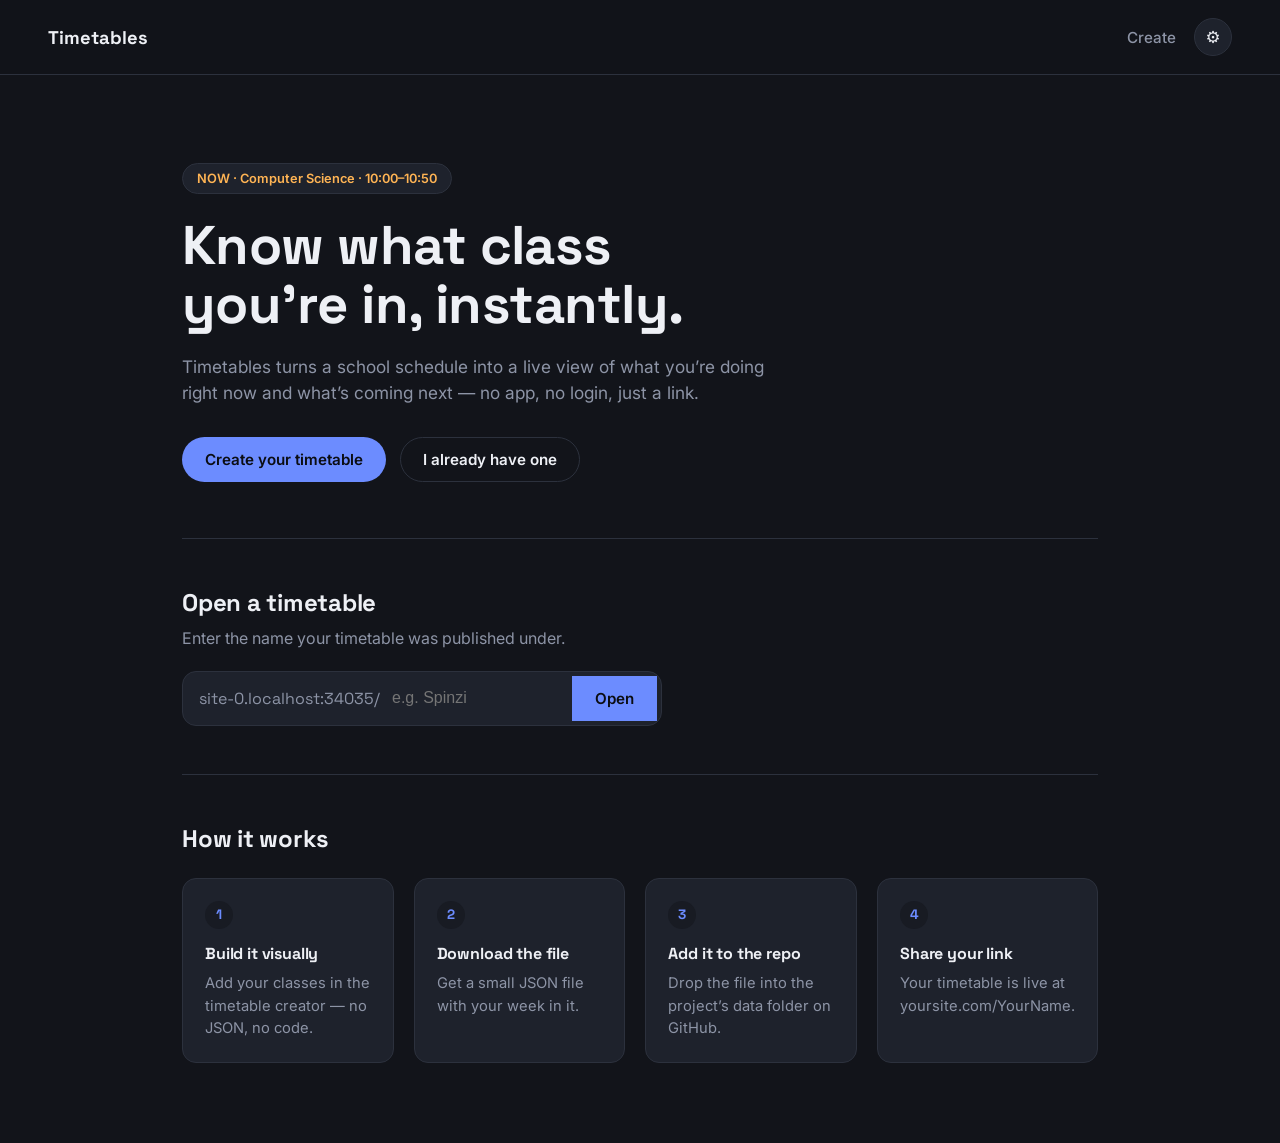
<file: index.html>
<!doctype html>
<html lang="en">
<head>
  <meta charset="UTF-8" />
  <meta name="viewport" content="width=device-width, initial-scale=1, viewport-fit=cover" />
  <title>Timetables &mdash; know what class you're in</title>
  <meta name="description" content="A link-based timetable for students. See your current and next class at a glance." />
  <meta name="color-scheme" content="dark light" />
  <link rel="icon" href="data:," />
  <link rel="preconnect" href="https://fonts.googleapis.com" />
  <link rel="preconnect" href="https://fonts.gstatic.com" crossorigin />
  <link
    href="https://fonts.googleapis.com/css2?family=Space+Grotesk:wght@500;600;700&family=Inter:wght@400;500;600;700&display=swap"
    rel="stylesheet"
  />
  <link rel="stylesheet" href="styles/main.css" />
</head>
<body>
  <script>
    // Companion to 404.html: if we were bounced here from a deep link,
    // restore the real URL before the router reads it.
    (function () {
      var params = new URLSearchParams(window.location.search);
      var redirect = params.get('redirect');
      if (redirect) {
        window.history.replaceState({}, '', redirect);
      }
    })();
  </script>
  <div id="app"></div>
  <script type="module" src="src/main.js"></script>
</body>
</html>
</file>
<file: styles/main.css>
/* ---------------------------------------------------------------------- *
 * Tokens (defaults; overwritten at runtime by the theme manager)
 * ---------------------------------------------------------------------- */
:root {
  --bg: #12141a;
  --bg-elevated: #181b23;
  --surface: #1e222c;
  --surface-hover: #262b37;
  --border: #2c313d;
  --text: #eef0f5;
  --text-muted: #8d94a6;
  --primary: #6c8cff;
  --primary-contrast: #0b0d12;
  --secondary: #56d2a0;
  --accent-now: #ffb454;
  --accent-next: #56d2a0;
  --danger: #ff6b6b;

  --font-display: 'Space Grotesk', 'Inter', system-ui, sans-serif;
  --font-body: 'Inter', system-ui, sans-serif;

  --radius-sm: 10px;
  --radius-md: 14px;
  --radius-lg: 20px;

  --shadow-card: 0 1px 2px rgba(0, 0, 0, 0.24), 0 8px 24px -12px rgba(0, 0, 0, 0.4);

  --ease: cubic-bezier(0.22, 1, 0.36, 1);
}

* {
  box-sizing: border-box;
}

html {
  color-scheme: dark;
}

html[data-theme='white'] {
  color-scheme: light;
}

body {
  margin: 0;
  background: var(--bg);
  color: var(--text);
  font-family: var(--font-body);
  -webkit-font-smoothing: antialiased;
  transition: background-color 0.25s var(--ease), color 0.25s var(--ease);
}

h1, h2, h3 {
  font-family: var(--font-display);
  margin: 0;
  letter-spacing: -0.01em;
}

p {
  margin: 0;
  line-height: 1.55;
}

a {
  color: inherit;
}

button {
  font-family: inherit;
}

::selection {
  background: var(--primary);
  color: var(--primary-contrast);
}

@media (prefers-reduced-motion: reduce) {
  *, *::before, *::after {
    animation-duration: 0.001ms !important;
    transition-duration: 0.001ms !important;
  }
}

:focus-visible {
  outline: 2px solid var(--primary);
  outline-offset: 2px;
  border-radius: 4px;
}

/* ---------------------------------------------------------------------- *
 * Shell
 * ---------------------------------------------------------------------- */
.app-shell {
  min-height: 100vh;
  display: flex;
  flex-direction: column;
}

.app-header {
  position: sticky;
  top: 0;
  z-index: 20;
  display: flex;
  align-items: center;
  justify-content: space-between;
  padding: 18px clamp(20px, 4vw, 48px);
  background: color-mix(in srgb, var(--bg) 88%, transparent);
  backdrop-filter: blur(10px);
  border-bottom: 1px solid var(--border);
}

.app-header__brand {
  font-family: var(--font-display);
  font-weight: 700;
  font-size: 1.15rem;
  text-decoration: none;
  color: var(--text);
}

.app-header__actions {
  display: flex;
  align-items: center;
  gap: 18px;
}

.app-header__link {
  text-decoration: none;
  color: var(--text-muted);
  font-weight: 500;
  font-size: 0.95rem;
  transition: color 0.2s var(--ease);
}

.app-header__link:hover {
  color: var(--text);
}

.app-header__settings {
  width: 38px;
  height: 38px;
  border-radius: 50%;
  border: 1px solid var(--border);
  background: var(--surface);
  color: var(--text);
  font-size: 1.05rem;
  cursor: pointer;
  transition: background-color 0.2s var(--ease), transform 0.2s var(--ease);
}

.app-header__settings:hover {
  background: var(--surface-hover);
  transform: rotate(24deg);
}

.app-main {
  flex: 1;
  width: 100%;
}

.page {
  max-width: 980px;
  margin: 0 auto;
  padding: clamp(24px, 5vw, 56px) clamp(20px, 4vw, 32px) 80px;
  animation: page-in 0.35s var(--ease);
}

@keyframes page-in {
  from { opacity: 0; transform: translateY(6px); }
  to { opacity: 1; transform: translateY(0); }
}

.page-loading {
  display: flex;
  align-items: center;
  justify-content: center;
  min-height: 40vh;
  color: var(--text-muted);
}

/* ---------------------------------------------------------------------- *
 * Buttons
 * ---------------------------------------------------------------------- */
.button {
  display: inline-flex;
  align-items: center;
  justify-content: center;
  gap: 8px;
  padding: 12px 22px;
  border-radius: 999px;
  border: 1px solid transparent;
  font-weight: 600;
  font-size: 0.95rem;
  text-decoration: none;
  cursor: pointer;
  transition: transform 0.15s var(--ease), background-color 0.2s var(--ease), border-color 0.2s var(--ease);
}

.button:active {
  transform: scale(0.97);
}

.button--primary {
  background: var(--primary);
  color: var(--primary-contrast);
}

.button--primary:hover {
  filter: brightness(1.08);
}

.button--ghost {
  background: transparent;
  border-color: var(--border);
  color: var(--text);
}

.button--ghost:hover {
  background: var(--surface);
}

.button:disabled {
  opacity: 0.45;
  cursor: not-allowed;
  transform: none;
}

/* ---------------------------------------------------------------------- *
 * Home page
 * ---------------------------------------------------------------------- */
.hero {
  padding: 32px 0 56px;
  border-bottom: 1px solid var(--border);
}

.hero__clock-badge {
  display: inline-block;
  padding: 7px 14px;
  border-radius: 999px;
  background: var(--surface);
  border: 1px solid var(--border);
  color: var(--accent-now);
  font-size: 0.8rem;
  font-weight: 600;
  margin-bottom: 22px;
}

.hero__title {
  font-size: clamp(2.1rem, 5vw, 3.4rem);
  line-height: 1.08;
  max-width: 15ch;
  margin-bottom: 20px;
}

.hero__subtitle {
  max-width: 56ch;
  color: var(--text-muted);
  font-size: 1.08rem;
  margin-bottom: 30px;
}

.hero__actions {
  display: flex;
  gap: 14px;
  flex-wrap: wrap;
}

.go-section {
  padding: 48px 0;
  border-bottom: 1px solid var(--border);
}

.go-section h2 {
  font-size: 1.5rem;
  margin-bottom: 8px;
}

.go-section__hint {
  color: var(--text-muted);
  margin-bottom: 20px;
}

.go-form {
  display: flex;
  align-items: stretch;
  gap: 0;
  max-width: 480px;
  border: 1px solid var(--border);
  border-radius: var(--radius-md);
  background: var(--surface);
  overflow: hidden;
  transition: border-color 0.2s var(--ease);
}

.go-form:focus-within {
  border-color: var(--primary);
}

.go-form__prefix {
  display: flex;
  align-items: center;
  padding: 0 4px 0 16px;
  color: var(--text-muted);
  font-family: var(--font-display);
  white-space: nowrap;
}

.go-form__input {
  flex: 1;
  min-width: 0;
  border: none;
  background: transparent;
  color: var(--text);
  font-size: 1rem;
  padding: 14px 8px;
  outline: none;
}

.go-form__input--error {
  animation: shake 0.4s;
}

@keyframes shake {
  0%, 100% { transform: translateX(0); }
  25% { transform: translateX(-4px); }
  75% { transform: translateX(4px); }
}

.go-form .button {
  border-radius: 0;
  margin: 4px;
}

.how-section {
  padding: 48px 0 0;
}

.how-section h2 {
  font-size: 1.5rem;
  margin-bottom: 24px;
}

.how-grid {
  display: grid;
  grid-template-columns: repeat(4, 1fr);
  gap: 20px;
}

.how-step {
  padding: 22px;
  border-radius: var(--radius-md);
  background: var(--surface);
  border: 1px solid var(--border);
}

.how-step__number {
  display: inline-flex;
  align-items: center;
  justify-content: center;
  width: 28px;
  height: 28px;
  border-radius: 50%;
  background: var(--bg-elevated);
  color: var(--primary);
  font-family: var(--font-display);
  font-weight: 700;
  font-size: 0.85rem;
  margin-bottom: 14px;
}

.how-step__title {
  font-size: 1rem;
  margin-bottom: 8px;
}

.how-step__body {
  color: var(--text-muted);
  font-size: 0.92rem;
}

@media (max-width: 800px) {
  .how-grid {
    grid-template-columns: repeat(2, 1fr);
  }
}

@media (max-width: 480px) {
  .how-grid {
    grid-template-columns: 1fr;
  }
  .go-form {
    flex-wrap: wrap;
  }
  .go-form .button {
    width: calc(100% - 8px);
  }
}

/* ---------------------------------------------------------------------- *
 * Viewer
 * ---------------------------------------------------------------------- */
.viewer__top {
  display: flex;
  align-items: flex-end;
  justify-content: space-between;
  gap: 20px;
  flex-wrap: wrap;
  margin-bottom: 28px;
}

.viewer__eyebrow {
  display: block;
  color: var(--text-muted);
  font-size: 0.85rem;
  margin-bottom: 4px;
}

.viewer__name {
  font-size: clamp(1.8rem, 4vw, 2.4rem);
}

.view-toggle {
  display: inline-flex;
  padding: 4px;
  border-radius: 999px;
  background: var(--surface);
  border: 1px solid var(--border);
}

.view-toggle__btn {
  border: none;
  background: transparent;
  color: var(--text-muted);
  padding: 8px 18px;
  border-radius: 999px;
  font-weight: 600;
  font-size: 0.9rem;
  cursor: pointer;
  transition: background-color 0.2s var(--ease), color 0.2s var(--ease);
}

.view-toggle__btn--active {
  background: var(--primary);
  color: var(--primary-contrast);
}

.day-nav {
  display: flex;
  align-items: center;
  gap: 8px;
  margin-bottom: 20px;
}

.day-nav__chips {
  display: flex;
  gap: 8px;
  overflow-x: auto;
  scrollbar-width: none;
  flex: 1;
}

.day-nav__chips::-webkit-scrollbar {
  display: none;
}

.day-chip {
  flex: 0 0 auto;
  padding: 9px 16px;
  border-radius: 999px;
  border: 1px solid var(--border);
  background: var(--surface);
  color: var(--text-muted);
  font-weight: 600;
  font-size: 0.88rem;
  cursor: pointer;
  transition: background-color 0.2s var(--ease), color 0.2s var(--ease), border-color 0.2s var(--ease);
}

.day-chip--today {
  border-color: var(--primary);
}

.day-chip--active {
  background: var(--primary);
  color: var(--primary-contrast);
  border-color: var(--primary);
}

.day-nav__arrow {
  flex: 0 0 auto;
  width: 34px;
  height: 34px;
  border-radius: 50%;
  border: 1px solid var(--border);
  background: var(--surface);
  color: var(--text);
  font-size: 1.1rem;
  cursor: pointer;
}

.day-nav__arrow:hover {
  background: var(--surface-hover);
}

.status-banner {
  padding: 12px 0;
  color: var(--text-muted);
  font-size: 0.98rem;
  margin-bottom: 8px;
}

.status-banner--live {
  color: var(--accent-now);
  font-weight: 600;
}

.status-banner--muted {
  color: var(--text-muted);
}

.class-list {
  display: flex;
  flex-direction: column;
  gap: 10px;
  margin-top: 12px;
}

.class-card {
  display: flex;
  gap: 18px;
  padding: 18px 20px;
  border-radius: var(--radius-md);
  background: var(--surface);
  border: 1px solid var(--border);
  box-shadow: var(--shadow-card);
  position: relative;
  overflow: hidden;
  transition: border-color 0.25s var(--ease), transform 0.2s var(--ease);
}

.class-card--now {
  border-color: var(--accent-now);
  box-shadow: 0 0 0 1px var(--accent-now), 0 10px 30px -10px color-mix(in srgb, var(--accent-now) 55%, transparent);
}

.class-card__time {
  flex: 0 0 92px;
  display: flex;
  flex-direction: column;
  gap: 2px;
}

.class-card__time-range {
  font-family: var(--font-display);
  font-weight: 600;
  font-size: 0.95rem;
}

.class-card__duration {
  color: var(--text-muted);
  font-size: 0.78rem;
}

.class-card__body {
  flex: 1;
  min-width: 0;
}

.class-card__heading {
  display: flex;
  align-items: center;
  gap: 10px;
  flex-wrap: wrap;
}

.class-card__name {
  font-size: 1.08rem;
  font-weight: 600;
}

.class-card__teacher {
  color: var(--text-muted);
  font-size: 0.88rem;
  margin-top: 4px;
}

.class-card__badge {
  font-size: 0.68rem;
  font-weight: 700;
  padding: 3px 9px;
  border-radius: 999px;
  letter-spacing: 0.02em;
}

.class-card__badge--now {
  background: var(--accent-now);
  color: #1a1200;
}

.class-card__badge--next {
  background: color-mix(in srgb, var(--accent-next) 20%, transparent);
  color: var(--accent-next);
  border: 1px solid var(--accent-next);
}

.class-card__progress-track {
  position: absolute;
  left: 0;
  bottom: 0;
  height: 3px;
  width: 100%;
  background: color-mix(in srgb, var(--accent-now) 20%, transparent);
}

.class-card__progress-fill {
  height: 100%;
  background: var(--accent-now);
  transition: width 1s linear;
}

.break-divider {
  display: flex;
  align-items: center;
  justify-content: center;
  padding: 2px 0;
  color: var(--text-muted);
  font-size: 0.75rem;
}

.break-divider span {
  padding: 3px 10px;
  border-radius: 999px;
  border: 1px dashed var(--border);
}

.empty-day {
  padding: 48px 20px;
  text-align: center;
  color: var(--text-muted);
  border: 1px dashed var(--border);
  border-radius: var(--radius-md);
}

.empty-day__icon {
  display: block;
  font-size: 1.8rem;
  margin-bottom: 10px;
}

/* Week view */
.week-grid {
  display: grid;
  grid-template-columns: repeat(7, minmax(150px, 1fr));
  gap: 12px;
  overflow-x: auto;
  padding-bottom: 8px;
}

.week-day {
  border: 1px solid var(--border);
  border-radius: var(--radius-md);
  background: var(--surface);
  padding: 14px;
  cursor: pointer;
  transition: border-color 0.2s var(--ease), background-color 0.2s var(--ease);
  min-width: 150px;
}

.week-day:hover {
  background: var(--surface-hover);
}

.week-day--today {
  border-color: var(--primary);
}

.week-day--selected {
  background: var(--surface-hover);
}

.week-day__header {
  display: flex;
  align-items: center;
  gap: 6px;
  margin-bottom: 12px;
}

.week-day__name {
  font-family: var(--font-display);
  font-weight: 600;
  font-size: 0.88rem;
}

.week-day__today-dot {
  width: 6px;
  height: 6px;
  border-radius: 50%;
  background: var(--primary);
}

.week-day__list {
  display: flex;
  flex-direction: column;
  gap: 8px;
}

.week-class {
  display: flex;
  flex-direction: column;
  gap: 2px;
  padding: 8px 10px;
  border-radius: var(--radius-sm);
  background: var(--bg-elevated);
  font-size: 0.82rem;
}

.week-class__time {
  color: var(--text-muted);
  font-size: 0.72rem;
  font-family: var(--font-display);
}

.week-class--now {
  background: color-mix(in srgb, var(--accent-now) 16%, var(--bg-elevated));
  box-shadow: inset 0 0 0 1px var(--accent-now);
}

.week-day__empty {
  color: var(--text-muted);
  font-size: 0.82rem;
  font-style: italic;
}

@media (max-width: 700px) {
  .week-grid {
    grid-auto-flow: column;
    grid-template-columns: none;
  }
}

/* ---------------------------------------------------------------------- *
 * Not found
 * ---------------------------------------------------------------------- */
.not-found {
  display: flex;
  align-items: center;
  justify-content: center;
  min-height: 60vh;
}

.not-found__card {
  text-align: center;
  max-width: 420px;
}

.not-found__code {
  display: block;
  font-family: var(--font-display);
  font-size: 3rem;
  font-weight: 700;
  color: var(--border);
  margin-bottom: 8px;
}

.not-found__card h1 {
  font-size: 1.4rem;
  margin-bottom: 12px;
}

.not-found__card p {
  color: var(--text-muted);
  margin-bottom: 24px;
}

.not-found__actions {
  display: flex;
  gap: 12px;
  justify-content: center;
  flex-wrap: wrap;
}

/* ---------------------------------------------------------------------- *
 * Creator
 * ---------------------------------------------------------------------- */
.creator__header {
  margin-bottom: 32px;
}

.creator__header h1 {
  font-size: clamp(1.7rem, 4vw, 2.2rem);
  margin-bottom: 10px;
}

.creator__intro {
  color: var(--text-muted);
  max-width: 60ch;
}

.field-label {
  display: block;
  font-size: 0.85rem;
  color: var(--text-muted);
  margin-bottom: 8px;
  font-weight: 600;
}

.field-label--inline {
  color: var(--text-muted);
  font-size: 0.82rem;
  font-weight: 600;
}

.name-field {
  display: flex;
  align-items: center;
  max-width: 360px;
  border: 1px solid var(--border);
  border-radius: var(--radius-md);
  background: var(--surface);
  padding: 2px 4px 2px 14px;
}

.name-field__prefix {
  color: var(--text-muted);
  font-family: var(--font-display);
}

.text-input {
  border: none;
  background: transparent;
  color: var(--text);
  font-size: 0.98rem;
  padding: 12px 14px;
  outline: none;
  width: 100%;
}

.creator__name-section {
  margin-bottom: 36px;
}

.creator__editor {
  border-top: 1px solid var(--border);
  padding-top: 28px;
  margin-bottom: 36px;
}

.creator-tabs {
  display: flex;
  gap: 8px;
  overflow-x: auto;
  margin-bottom: 22px;
  scrollbar-width: none;
}

.creator-tabs::-webkit-scrollbar {
  display: none;
}

.creator-tab {
  flex: 0 0 auto;
  padding: 9px 15px;
  border-radius: 999px;
  border: 1px solid var(--border);
  background: var(--surface);
  color: var(--text-muted);
  font-weight: 600;
  font-size: 0.86rem;
  cursor: pointer;
}

.creator-tab--active {
  background: var(--primary);
  color: var(--primary-contrast);
  border-color: var(--primary);
}

.class-form {
  background: var(--surface);
  border: 1px solid var(--border);
  border-radius: var(--radius-md);
  padding: 18px;
  margin-bottom: 20px;
  display: flex;
  flex-direction: column;
  gap: 12px;
}

.class-form__row {
  display: flex;
  gap: 10px;
}

.class-form__row .text-input {
  border: 1px solid var(--border);
  border-radius: var(--radius-sm);
  background: var(--bg-elevated);
}

.class-form__row--times {
  align-items: center;
  flex-wrap: wrap;
}

.text-input--time {
  max-width: 140px;
  flex: 0 0 auto;
}

.form-errors__list {
  margin: 0;
  padding-left: 18px;
  color: var(--danger);
  font-size: 0.85rem;
}

.class-form__actions {
  display: flex;
  justify-content: flex-end;
  gap: 10px;
}

.creator-list {
  display: flex;
  flex-direction: column;
  gap: 8px;
}

.creator-list__empty {
  color: var(--text-muted);
  font-size: 0.9rem;
  padding: 16px 0;
}

.creator-item {
  display: flex;
  align-items: center;
  gap: 16px;
  padding: 12px 16px;
  border-radius: var(--radius-sm);
  border: 1px solid var(--border);
  background: var(--bg-elevated);
}

.creator-item__time {
  font-family: var(--font-display);
  font-weight: 600;
  font-size: 0.85rem;
  flex: 0 0 100px;
  color: var(--text-muted);
}

.creator-item__info {
  flex: 1;
  display: flex;
  flex-direction: column;
}

.creator-item__name {
  font-weight: 600;
}

.creator-item__teacher {
  color: var(--text-muted);
  font-size: 0.82rem;
}

.creator-item__actions {
  display: flex;
  gap: 4px;
}

.icon-button {
  width: 30px;
  height: 30px;
  border-radius: 50%;
  border: 1px solid var(--border);
  background: var(--surface);
  color: var(--text);
  cursor: pointer;
  font-size: 0.85rem;
}

.icon-button:hover {
  background: var(--surface-hover);
}

.icon-button:disabled {
  opacity: 0.3;
  cursor: not-allowed;
}

.icon-button--danger:hover {
  background: color-mix(in srgb, var(--danger) 20%, transparent);
  border-color: var(--danger);
  color: var(--danger);
}

.export-hint {
  color: var(--text-muted);
  font-size: 0.9rem;
  margin: 8px 0 18px;
  max-width: 60ch;
}

.export-actions {
  display: flex;
  gap: 12px;
  margin-bottom: 18px;
}

.json-preview {
  background: var(--bg-elevated);
  border: 1px solid var(--border);
  border-radius: var(--radius-md);
  padding: 16px;
  font-size: 0.78rem;
  line-height: 1.5;
  overflow-x: auto;
  color: var(--text-muted);
  max-height: 320px;
}

@media (max-width: 640px) {
  .creator-item {
    flex-wrap: wrap;
  }
  .creator-item__actions {
    width: 100%;
    justify-content: flex-end;
  }
}

/* ---------------------------------------------------------------------- *
 * Settings drawer
 * ---------------------------------------------------------------------- */
.settings-overlay {
  position: fixed;
  inset: 0;
  background: rgba(0, 0, 0, 0.4);
  z-index: 30;
}

.settings-overlay[hidden] {
  display: none;
}

.settings-drawer {
  position: fixed;
  top: 0;
  right: 0;
  bottom: 0;
  width: min(340px, 88vw);
  background: var(--bg-elevated);
  border-left: 1px solid var(--border);
  padding: 24px;
  z-index: 40;
  overflow-y: auto;
  animation: drawer-in 0.25s var(--ease);
}

.settings-drawer[hidden] {
  display: none;
}

@keyframes drawer-in {
  from { transform: translateX(24px); opacity: 0; }
  to { transform: translateX(0); opacity: 1; }
}

.settings-drawer__close {
  margin-top: 24px;
  width: 100%;
  padding: 12px;
  border-radius: var(--radius-md);
  border: 1px solid var(--border);
  background: var(--surface);
  color: var(--text);
  font-weight: 600;
  cursor: pointer;
}

.theme-panel__title {
  font-size: 1.1rem;
  margin-bottom: 18px;
}

.theme-panel__swatches {
  display: grid;
  grid-template-columns: repeat(2, 1fr);
  gap: 10px;
  margin-bottom: 10px;
}

.theme-swatch {
  display: flex;
  align-items: center;
  gap: 8px;
  padding: 10px 12px;
  border-radius: var(--radius-sm);
  border: 1px solid var(--border);
  background: var(--swatch-bg, var(--surface));
  cursor: pointer;
  color: var(--text);
}

.theme-swatch--active {
  box-shadow: 0 0 0 2px var(--primary);
}

.theme-swatch__dot {
  width: 16px;
  height: 16px;
  border-radius: 50%;
  background: var(--swatch-accent, var(--primary));
  flex: 0 0 auto;
}

.theme-swatch__label {
  font-size: 0.85rem;
  font-weight: 600;
}

.theme-swatch--custom {
  width: 100%;
  margin-bottom: 16px;
  justify-content: center;
}

.theme-panel__custom {
  display: flex;
  flex-direction: column;
  gap: 10px;
  padding-top: 12px;
  border-top: 1px solid var(--border);
}

.theme-panel__color-row {
  display: flex;
  align-items: center;
  justify-content: space-between;
  font-size: 0.88rem;
  color: var(--text-muted);
}

.theme-panel__color-input {
  width: 40px;
  height: 28px;
  border: 1px solid var(--border);
  border-radius: 6px;
  background: transparent;
  padding: 0;
  cursor: pointer;
}
</file>
